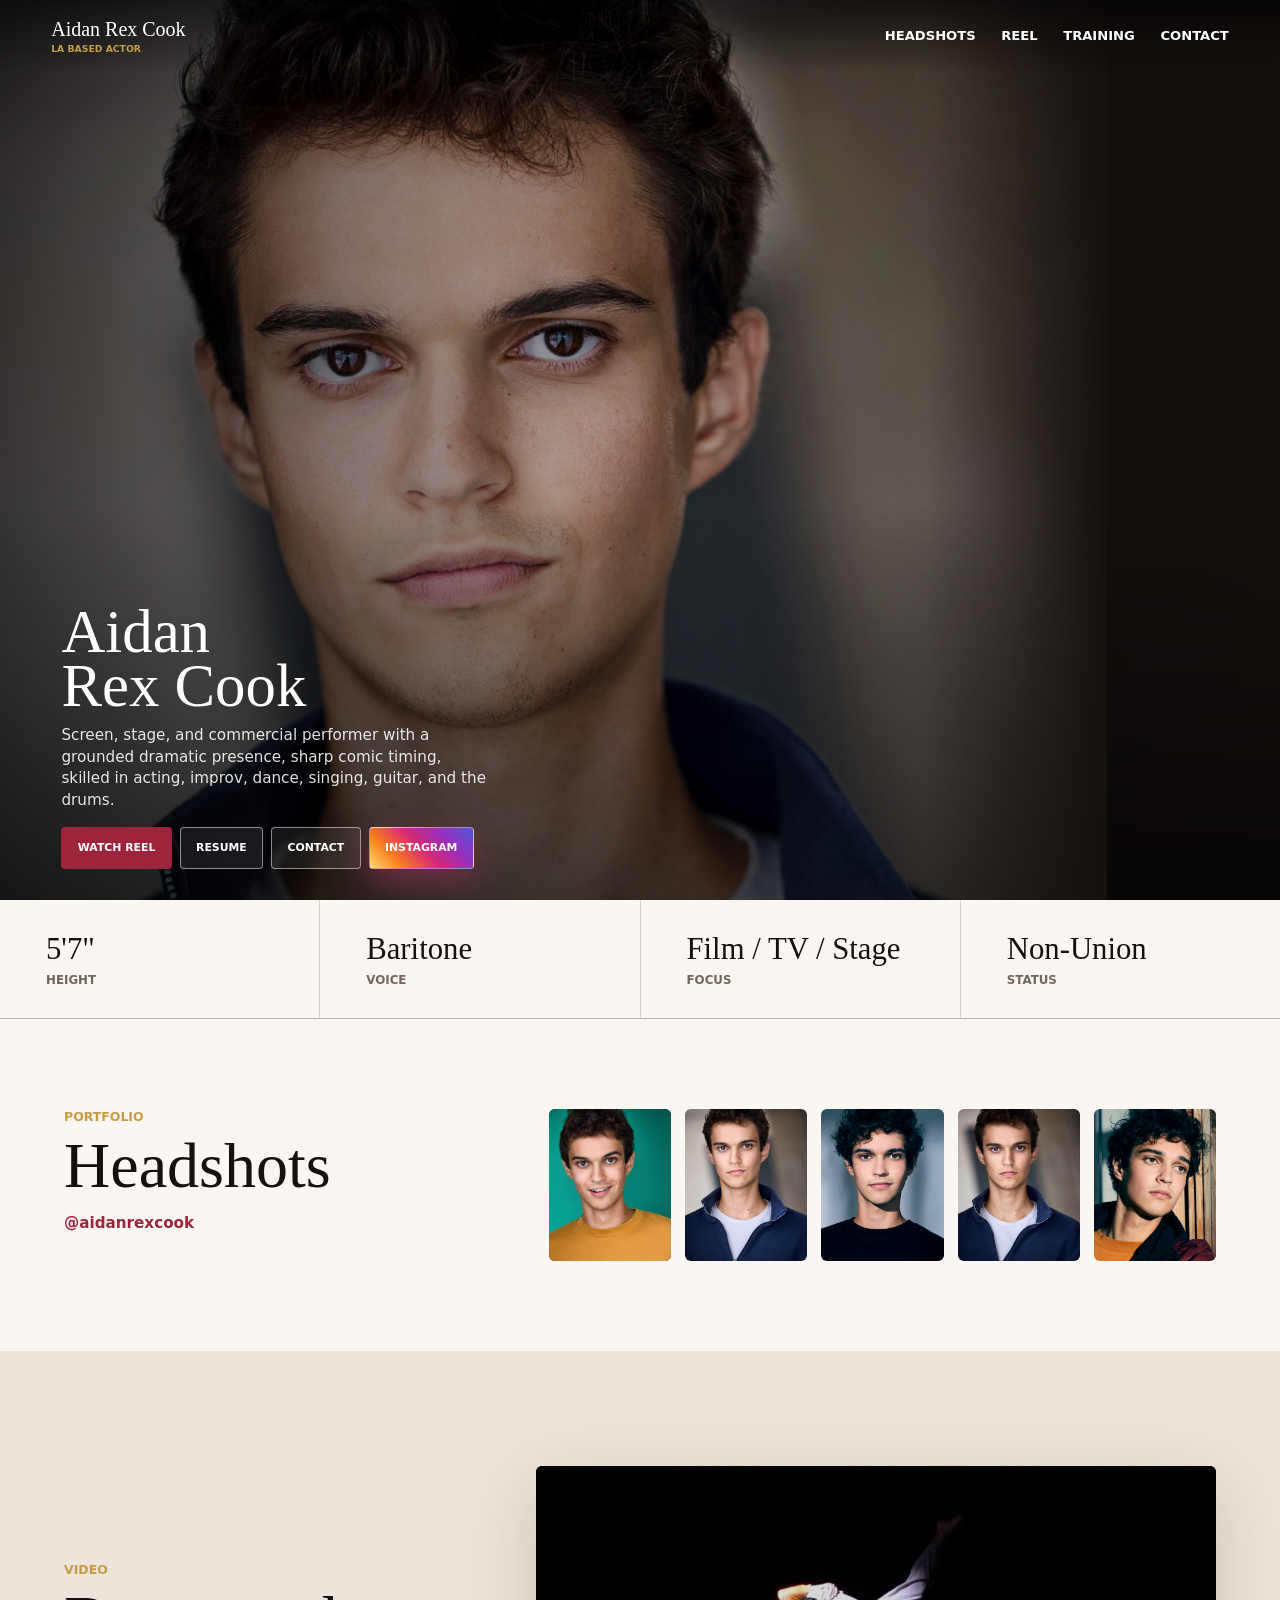
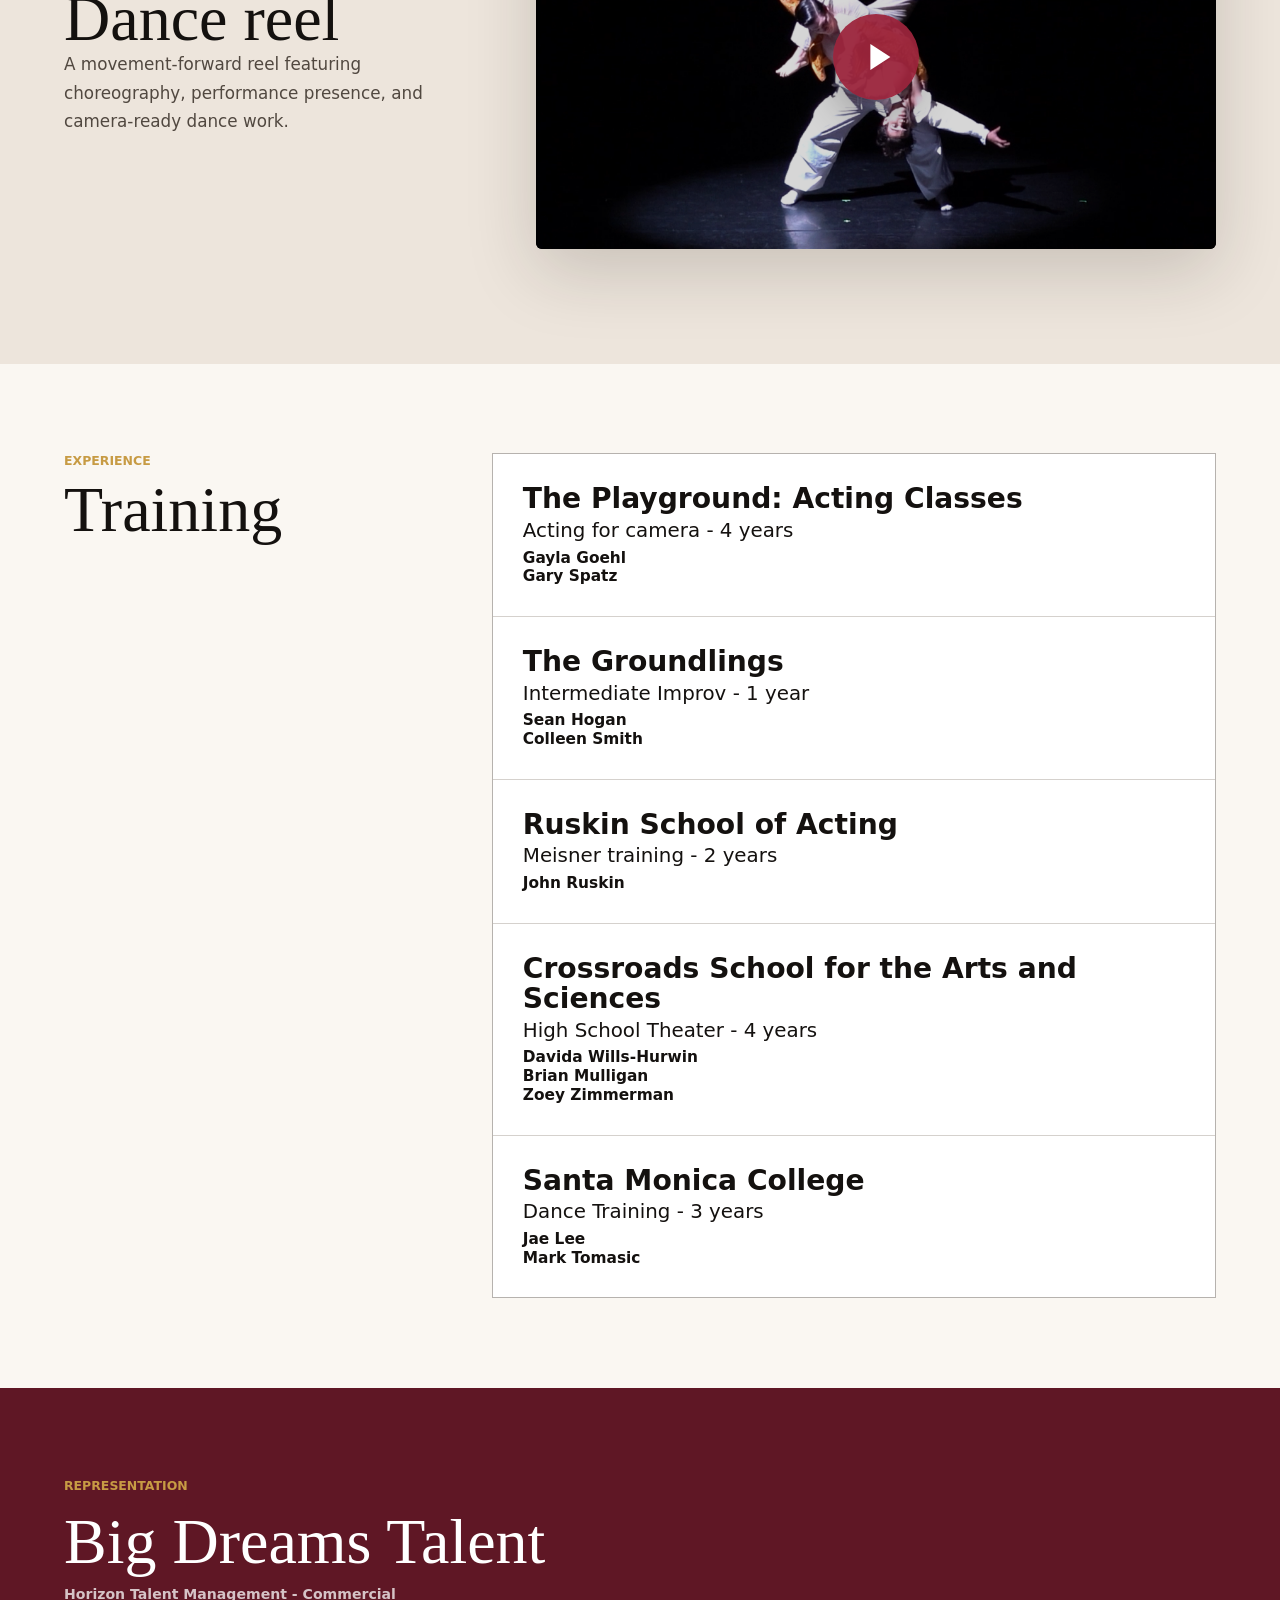
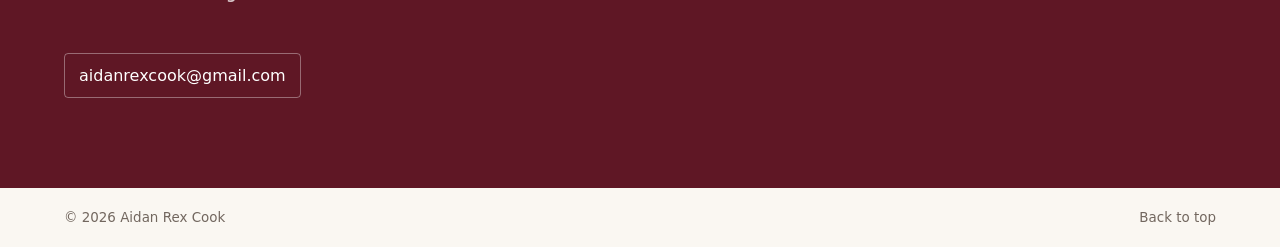
<file: index.html>
<!doctype html>
<html lang="en">
  <head>
    <meta charset="utf-8">
    <meta name="viewport" content="width=device-width, initial-scale=1">
    <title>Aidan Rex Cook | Actor Portfolio</title>
    <meta
      name="description"
      content="Actor portfolio with cinematic headshots, reel video, selected credits, and booking contact."
    >
    <link rel="preconnect" href="https://images.unsplash.com">
    <link rel="stylesheet" href="styles.css?v=20260715-16">
  </head>
  <body>
    <header class="site-header" aria-label="Primary navigation">
      <div class="brand-lockup">
        <a class="brand" href="#top" aria-label="Aidan Rex Cook home">Aidan Rex Cook</a>
        <span class="brand-tagline desktop-tagline">LA based actor</span>
      </div>
      <nav class="nav-links">
        <a href="#headshots">Headshots</a>
        <a href="#reel">Reel</a>
        <a href="#training">Training</a>
        <a href="#contact">Contact</a>
      </nav>
      <span class="brand-tagline mobile-tagline">LA based actor</span>
    </header>

    <main id="top">
      <section class="hero" aria-labelledby="hero-title">
        <img
          src="./assets/hero-main.jpg"
          alt="Close-up headshot of Aidan Rex Cook in a navy zip jacket"
          onerror="this.onerror=null;this.src='./assets/headshot-navy-soft.jpg';"
        >
        <div class="hero-content">
          <h1 id="hero-title"><span>Aidan</span><span>Rex Cook</span></h1>
          <p class="hero-copy">
            Screen, stage, and commercial performer with a grounded dramatic presence,
            sharp comic timing, skilled in acting, improv, dance, singing, guitar, and the drums.
          </p>
          <div class="hero-actions">
            <a class="button primary" href="#reel">Watch reel</a>
            <a
              class="button secondary"
              href="assets/aidan-rex-cook-acting-resume.pdf"
              target="_blank"
              rel="noopener"
            >Resume</a>
            <a class="button secondary" href="#contact">Contact</a>
            <a
              class="button secondary instagram-button"
              href="https://www.instagram.com/aidanrexcook/"
              target="_blank"
              rel="noopener"
            >Instagram</a>
          </div>
        </div>
      </section>

      <section class="intro-section" aria-label="Profile summary">
        <div>
          <span class="stat-value">5'7"</span>
          <span class="stat-label">Height</span>
        </div>
        <div>
          <span class="stat-value">Baritone</span>
          <span class="stat-label">Voice</span>
        </div>
        <div>
          <span class="stat-value">Film / TV / Stage</span>
          <span class="stat-label">Focus</span>
        </div>
        <div>
          <span class="stat-value">Non-Union</span>
          <span class="stat-label">Status</span>
        </div>
      </section>

      <section class="content-section" id="headshots" aria-labelledby="headshots-title">
        <div class="section-heading">
          <p class="eyebrow">Portfolio</p>
          <h2 id="headshots-title">Headshots</h2>
          <a class="social-link section-social" href="https://www.instagram.com/aidanrexcook/" target="_blank" rel="noopener">@aidanrexcook</a>
        </div>
        <div class="headshot-grid">
          <figure class="headshot-card">
            <a
              class="headshot-link"
              href="./assets/headshot-green.jpg"
              target="_blank"
              rel="noopener"
              aria-label="Open full-size green-background headshot in a new tab"
            >
              <img
                src="assets/headshot-green.jpg"
                alt="Headshot of Aidan Rex Cook in a gold shirt against a green background"
              >
            </a>
          </figure>
          <figure class="headshot-card">
            <a
              class="headshot-link"
              href="./assets/headshot-navy-soft.jpg"
              target="_blank"
              rel="noopener"
              aria-label="Open full-size navy-jacket headshot with a subtle smile in a new tab"
            >
              <img
                src="assets/headshot-navy-soft.jpg"
                alt="Headshot of Aidan Rex Cook in a navy jacket with a subtle smile"
              >
            </a>
          </figure>
          <figure class="headshot-card">
            <a
              class="headshot-link"
              href="./assets/headshot-theatrical.JPG"
              target="_blank"
              rel="noopener"
              aria-label="Open full-size theatrical headshot in a new tab"
            >
              <img
                src="assets/headshot-theatrical.JPG"
                alt="Theatrical headshot of Aidan Rex Cook"
              >
            </a>
          </figure>
          <figure class="headshot-card">
            <a
              class="headshot-link"
              href="./assets/headshot-navy-neutral.jpg"
              target="_blank"
              rel="noopener"
              aria-label="Open full-size straight-on navy-jacket headshot in a new tab"
            >
              <img
                src="assets/headshot-navy-neutral.jpg"
                alt="Straight-on headshot of Aidan Rex Cook in a navy jacket"
              >
            </a>
          </figure>
          <figure class="headshot-card">
            <a
              class="headshot-link"
              href="./assets/headshot-editorial.JPG"
              target="_blank"
              rel="noopener"
              aria-label="Open full-size editorial headshot in a new tab"
            >
              <img
                src="assets/headshot-editorial.JPG"
                alt="Editorial headshot of Aidan Rex Cook"
              >
            </a>
          </figure>
        </div>
      </section>

      <section class="reel-section" id="reel" aria-labelledby="reel-title">
        <div class="reel-copy">
          <p class="eyebrow">Video</p>
          <h2 id="reel-title">Dance reel</h2>
          <p>
            A movement-forward reel featuring choreography, performance presence,
            and camera-ready dance work.
          </p>
        </div>
        <div class="video-frame">
          <a
            class="youtube-poster"
            href="https://www.youtube.com/watch?v=lyjqaWQ1tHU"
            target="_blank"
            rel="noopener"
            aria-label="Watch Aidan Rex Cook dance reel on YouTube"
          >
            <img src="assets/reel-poster.png" alt="Aidan Rex Cook dance reel thumbnail">
            <span class="play-button" aria-hidden="true"></span>
          </a>
        </div>
      </section>

      <section class="content-section credits-section" id="training" aria-labelledby="training-title">
        <div class="section-heading">
          <p class="eyebrow">Experience</p>
          <h2 id="training-title">Training</h2>
        </div>
        <div class="credits-list">
          <article>
            <h3>The Playground: Acting Classes</h3>
            <p>Acting for camera - 4 years</p>
            <span>Gayla Goehl<br>Gary Spatz</span>
          </article>
          <article>
            <h3>The Groundlings</h3>
            <p>Intermediate Improv - 1 year</p>
            <span>Sean Hogan<br>Colleen Smith</span>
          </article>
          <article>
            <h3>Ruskin School of Acting</h3>
            <p>Meisner training - 2 years</p>
            <span>John Ruskin</span>
          </article>
          <article>
            <h3>Crossroads School for the Arts and Sciences</h3>
            <p>High School Theater - 4 years</p>
            <span>Davida Wills-Hurwin<br>Brian Mulligan<br>Zoey Zimmerman</span>
          </article>
          <article>
            <h3>Santa Monica College</h3>
            <p>Dance Training - 3 years</p>
            <span>Jae Lee<br>Mark Tomasic</span>
          </article>
        </div>
      </section>

      <section class="contact-section" id="contact" aria-labelledby="contact-title">
        <div>
          <p class="eyebrow">Representation</p>
          <div class="agency-heading">
            <h2 id="contact-title">Big Dreams Talent</h2>
            <p class="agency-note">Horizon Talent Management - Commercial</p>
          </div>
        </div>
        <address>
          <a href="mailto:aidanrexcook@gmail.com">aidanrexcook@gmail.com</a>
        </address>
      </section>
    </main>

    <footer class="site-footer">
      <span>&copy; 2026 Aidan Rex Cook</span>
      <a href="#top">Back to top</a>
    </footer>

  </body>
</html>
</file>
<file: styles.css>
:root {
  color-scheme: light;
  --ink: #14110f;
  --muted: #72675f;
  --paper: #faf7f2;
  --surface: #ffffff;
  --line: rgba(20, 17, 15, 0.16);
  --accent: #9c253c;
  --accent-deep: #5f1725;
  --green: #1f5b4f;
  --gold: #c79b44;
  --shadow: 0 22px 70px rgba(33, 26, 20, 0.18);
}

* {
  box-sizing: border-box;
}

html {
  scroll-behavior: smooth;
}

body {
  margin: 0;
  color: var(--ink);
  background: var(--paper);
  font-family: Inter, ui-sans-serif, system-ui, -apple-system, BlinkMacSystemFont, "Segoe UI", sans-serif;
}

a {
  color: inherit;
  text-decoration: none;
}

img,
video {
  display: block;
  width: 100%;
}

.site-header {
  position: fixed;
  z-index: 10;
  top: 0;
  left: 0;
  right: 0;
  display: flex;
  align-items: center;
  justify-content: space-between;
  gap: 24px;
  padding: 18px clamp(18px, 4vw, 56px);
  color: #fff;
  background: linear-gradient(to bottom, rgba(0, 0, 0, 0.58), rgba(0, 0, 0, 0));
}

.brand-lockup {
  display: grid;
  gap: 3px;
}

.brand {
  font-family: Georgia, "Times New Roman", serif;
  font-size: 1.25rem;
  letter-spacing: 0;
}

.brand-tagline {
  color: var(--gold);
  font-size: 0.58rem;
  font-weight: 850;
  letter-spacing: 0;
  line-height: 1;
  text-transform: uppercase;
}

.mobile-tagline {
  display: none;
}


.nav-links {
  display: flex;
  gap: clamp(12px, 2vw, 28px);
  font-size: 0.82rem;
  font-weight: 700;
  text-transform: uppercase;
}

.hero {
  position: relative;
  min-height: 100svh;
  display: grid;
  align-items: end;
  overflow: hidden;
  background: #16110f;
}

.hero picture,
.hero img {
  position: absolute;
  inset: 0;
  height: 100%;
}

.hero img {
  width: 104%;
  object-fit: cover;
  object-position: center 42%;
  filter: saturate(0.9) contrast(1.04);
  transform: translateX(-2.2%);
}

.hero::after {
  content: "";
  position: absolute;
  inset: 0;
  background:
    linear-gradient(90deg, rgba(0, 0, 0, 0.72), rgba(0, 0, 0, 0.24) 54%, rgba(0, 0, 0, 0.1)),
    linear-gradient(0deg, rgba(0, 0, 0, 0.62), rgba(0, 0, 0, 0) 44%);
}

.hero-content {
  position: relative;
  z-index: 2;
  width: min(760px, 46vw);
  margin: 0 auto 4vh clamp(36px, 5vw, 82px);
  color: #fff;
}

.eyebrow {
  margin: 0 0 12px;
  color: var(--gold);
  font-size: 0.78rem;
  font-weight: 800;
  letter-spacing: 0;
  text-transform: uppercase;
}

h1,
h2,
h3,
p {
  margin-top: 0;
}

h1,
h2 {
  font-family: Georgia, "Times New Roman", serif;
  font-weight: 500;
  letter-spacing: 0;
}

h1 {
  margin-bottom: 16px;
  font-size: clamp(5.4rem, 7.8vw, 10rem);
  line-height: 0.84;
}

h1 span {
  display: block;
  white-space: nowrap;
}

h2 {
  margin-bottom: 0;
  font-size: clamp(2.4rem, 5vw, 5.5rem);
  line-height: 0.95;
}

.hero-copy {
  max-width: 570px;
  color: rgba(255, 255, 255, 0.88);
  font-size: clamp(1.05rem, 2vw, 1.35rem);
  line-height: 1.55;
}

.social-link {
  display: inline-block;
  margin: 0 0 22px;
  color: var(--gold);
  font-size: 0.95rem;
  font-weight: 800;
}

.section-social {
  margin-top: 18px;
  margin-bottom: 0;
  color: var(--accent);
}

.hero-actions,
.contact-section address {
  display: flex;
  flex-wrap: wrap;
  gap: 12px;
}

.button {
  display: inline-flex;
  min-height: 46px;
  align-items: center;
  justify-content: center;
  border: 1px solid transparent;
  border-radius: 4px;
  padding: 0 20px;
  font-size: 0.8rem;
  font-weight: 800;
  text-transform: uppercase;
}

.button.primary {
  color: #fff;
  background: var(--accent);
}

.button.secondary {
  color: #fff;
  border-color: rgba(255, 255, 255, 0.5);
  background: rgba(255, 255, 255, 0.08);
}

.button.instagram-button {
  border-color: rgba(255, 255, 255, 0.34);
  background-color: #d62976;
  background-image: linear-gradient(45deg, #feda75 0%, #fa7e1e 24%, #d62976 50%, #962fbf 74%, #4f5bd5 100%);
  box-shadow: 0 12px 30px rgba(214, 41, 118, 0.34);
}

.button.dark {
  color: var(--ink);
  border-color: rgba(20, 17, 15, 0.35);
  background: transparent;
}

.intro-section {
  display: grid;
  grid-template-columns: repeat(4, 1fr);
  gap: 1px;
  background: var(--line);
  border-bottom: 1px solid var(--line);
}

.intro-section div {
  display: grid;
  gap: 6px;
  min-height: 118px;
  align-content: center;
  padding: 22px clamp(18px, 4vw, 46px);
  background: var(--paper);
}

.stat-value {
  font-family: Georgia, "Times New Roman", serif;
  font-size: clamp(1.45rem, 2.4vw, 2.3rem);
}

.stat-label {
  color: var(--muted);
  font-size: 0.74rem;
  font-weight: 800;
  text-transform: uppercase;
}

.content-section {
  display: grid;
  grid-template-columns: minmax(220px, 0.65fr) minmax(280px, 1fr);
  gap: clamp(26px, 4vw, 60px);
  padding: clamp(54px, 7vw, 92px) clamp(18px, 5vw, 72px);
}

.section-heading {
  align-self: start;
  position: sticky;
  top: 92px;
}

.headshot-grid {
  display: grid;
  grid-template-columns: repeat(5, 1fr);
  gap: 14px;
}

.headshot-card {
  margin: 0;
  width: 100%;
  min-width: 0;
  border-radius: 6px;
  overflow: hidden;
  background: #222;
  aspect-ratio: 4 / 5;
  max-height: 290px;
}

.headshot-card img {
  height: 100%;
  object-fit: cover;
}

.headshot-link {
  display: block;
  width: 100%;
  height: 100%;
  cursor: zoom-in;
}

.headshot-link:focus-visible {
  outline: 3px solid var(--accent);
  outline-offset: -3px;
}

.headshot-card:first-child img {
  object-position: 50% 22%;
  transform: scale(1.45);
  transform-origin: 50% 0;
}

.reel-section {
  display: grid;
  grid-template-columns: minmax(260px, 0.6fr) minmax(300px, 1fr);
  align-items: center;
  gap: clamp(28px, 5vw, 70px);
  padding: clamp(64px, 9vw, 116px) clamp(18px, 5vw, 72px);
  background: #ede5dc;
}

.reel-copy p:not(.eyebrow) {
  max-width: 520px;
  color: #514840;
  font-size: 1.05rem;
  line-height: 1.7;
}

.video-frame {
  overflow: hidden;
  border-radius: 6px;
  background: #111;
  box-shadow: var(--shadow);
}

.video-frame video,
.video-frame iframe,
.youtube-poster {
  aspect-ratio: 16 / 9;
  border: 0;
  height: auto;
  object-fit: cover;
}

.youtube-poster {
  position: relative;
  display: block;
  overflow: hidden;
  background: #111;
}

.youtube-poster img {
  height: 100%;
  object-fit: cover;
  transition: transform 220ms ease, filter 220ms ease;
}

.youtube-poster::after {
  content: "";
  position: absolute;
  inset: 0;
  background: rgba(0, 0, 0, 0.16);
  transition: background 220ms ease;
}

.youtube-poster:hover img,
.youtube-poster:focus-visible img {
  transform: scale(1.03);
  filter: brightness(1.08);
}

.youtube-poster:hover::after,
.youtube-poster:focus-visible::after {
  background: rgba(0, 0, 0, 0.06);
}

.play-button {
  position: absolute;
  z-index: 1;
  top: 50%;
  left: 50%;
  width: clamp(58px, 8vw, 86px);
  aspect-ratio: 1;
  border-radius: 50%;
  background: rgba(156, 37, 60, 0.94);
  box-shadow: 0 18px 44px rgba(0, 0, 0, 0.28);
  transform: translate(-50%, -50%);
}

.play-button::before {
  content: "";
  position: absolute;
  top: 50%;
  left: 52%;
  width: 0;
  height: 0;
  border-top: 13px solid transparent;
  border-bottom: 13px solid transparent;
  border-left: 20px solid #fff;
  transform: translate(-38%, -50%);
}

.credits-section {
  grid-template-columns: minmax(220px, 0.52fr) minmax(300px, 1fr);
}

.credits-list {
  display: grid;
  gap: 1px;
  background: var(--line);
  border: 1px solid var(--line);
}

.credits-list article {
  padding: clamp(20px, 3vw, 30px);
  background: var(--surface);
}

.credits-list span {
  display: block;
  color: var(--ink);
  font-size: clamp(0.92rem, 1.2vw, 1.08rem);
  font-weight: 650;
  line-height: 1.22;
}

.credits-list h3 {
  margin: 0 0 4px;
  font-size: clamp(1.35rem, 2.2vw, 2rem);
  line-height: 1.08;
}

.credits-list p {
  margin-bottom: 6px;
  color: var(--ink);
  font-size: clamp(1.05rem, 1.55vw, 1.35rem);
  line-height: 1.2;
}

.contact-section {
  display: flex;
  align-items: flex-start;
  flex-direction: column;
  justify-content: flex-start;
  gap: clamp(44px, 4vw, 64px);
  padding: clamp(58px, 8vw, 90px) clamp(18px, 5vw, 72px);
  color: #fff;
  background: var(--accent-deep);
}

.contact-section .eyebrow {
  margin-bottom: clamp(16px, 1.5vw, 24px);
}

.contact-section address {
  justify-content: flex-start;
  align-content: flex-start;
  gap: 12px;
  font-style: normal;
}

.agency-heading {
  display: flex;
  flex-direction: column;
  gap: clamp(12px, 1vw, 18px);
}

.agency-note {
  margin: 0;
  color: rgba(255, 255, 255, 0.74);
  font-size: 0.88rem;
  font-weight: 600;
}

.contact-section address a,
.contact-section address span {
  border: 1px solid rgba(255, 255, 255, 0.36);
  border-radius: 4px;
  padding: 12px 14px;
}

.site-footer {
  display: flex;
  justify-content: space-between;
  gap: 20px;
  padding: 22px clamp(18px, 5vw, 72px);
  color: var(--muted);
  font-size: 0.84rem;
}

@media (min-width: 861px) and (min-aspect-ratio: 4 / 3) {
  .hero img {
    inset: 0 auto 0 0;
    width: min(100%, 123svh);
    object-position: 50% 18%;
    transform: none;
  }

  .hero::before {
    content: "";
    position: absolute;
    z-index: 1;
    top: 0;
    bottom: 0;
    left: calc(min(100%, 123svh) - clamp(160px, 14vw, 300px));
    width: clamp(160px, 14vw, 300px);
    background: linear-gradient(90deg, transparent, #16110f);
    pointer-events: none;
  }

  .hero-content {
    width: min(560px, 48svh);
    margin: 0 auto clamp(28px, 3.5svh, 46px) clamp(36px, 4.8vw, 82px);
  }

  .hero-content h1 {
    max-width: 6.5ch;
    margin-bottom: clamp(10px, 1.4svh, 16px);
    font-size: clamp(3.8rem, 5.9svh, 4.65rem);
    line-height: 0.88;
  }

  .hero-copy {
    max-width: 520px;
    font-size: clamp(0.95rem, 1.55svh, 1.08rem);
    line-height: 1.42;
  }

  .hero-actions {
    gap: 8px;
  }

  .hero-actions .button {
    min-height: 42px;
    padding-inline: clamp(12px, 1.2vw, 18px);
    font-size: clamp(0.68rem, 1.05svh, 0.78rem);
  }
}

@media (max-width: 860px) {
  .site-header {
    position: absolute;
    align-items: flex-start;
  }

  .nav-links {
    justify-content: flex-end;
    flex-wrap: wrap;
    max-width: 260px;
  }

  .intro-section,
  .content-section,
  .reel-section {
    grid-template-columns: 1fr;
  }

  .intro-section {
    grid-template-columns: repeat(2, 1fr);
  }

  .section-heading {
    position: static;
  }

  .hero img {
    width: 100%;
    object-position: 22% center;
    transform: none;
  }

  .hero-content {
    width: min(620px, calc(100% - 32px));
    margin: 0 16px 7vh;
  }

  h1 {
    font-size: clamp(4.2rem, 17vw, 7.6rem);
  }

  .contact-section {
    align-items: flex-start;
    flex-direction: column;
  }

  .contact-section address {
    justify-content: flex-start;
  }
}

@media (max-width: 560px) {
  .site-header {
    display: block;
  }

  .brand-lockup {
    display: block;
    margin-bottom: 12px;
  }

  .desktop-tagline {
    display: none;
  }

  .mobile-tagline {
    display: inline-block;
    margin-top: 8px;
    font-size: 0.56rem;
  }

  .nav-links {
    justify-content: flex-start;
    max-width: none;
    font-size: 0.74rem;
  }

  .hero {
    min-height: 92svh;
    align-items: end;
  }

  .hero img {
    object-position: 22% center;
    transform: scale(1.06) translateX(0);
  }

  .hero::after {
    background:
      linear-gradient(90deg, rgba(0, 0, 0, 0.68), rgba(0, 0, 0, 0.08) 64%, rgba(0, 0, 0, 0)),
      linear-gradient(0deg, rgba(0, 0, 0, 0.78), rgba(0, 0, 0, 0) 42%);
  }

  .hero-content {
    width: min(340px, calc(100% - 30px));
    margin: 0 15px 2vh;
  }

  .hero-content .eyebrow {
    font-size: 0.56rem;
  }


  h1 {
    max-width: 7.3ch;
    font-size: clamp(2.95rem, 13.2vw, 4.1rem);
  }

  .hero-copy {
    max-width: 20.5rem;
    font-size: 0.92rem;
    line-height: 1.34;
  }

  .hero-actions {
    display: grid;
    grid-template-columns: repeat(2, minmax(0, 1fr));
  }

  .hero-actions .button {
    min-height: 42px;
    padding: 0 10px;
    font-size: 0.76rem;
  }

  .intro-section,
  .headshot-grid {
    grid-template-columns: 1fr;
  }

  .headshot-card {
    max-height: none;
    aspect-ratio: 2 / 3;
  }

  .headshot-card:first-child img {
    object-position: center;
    transform: none;
  }

  .site-footer {
    flex-direction: column;
  }
}
</file>
